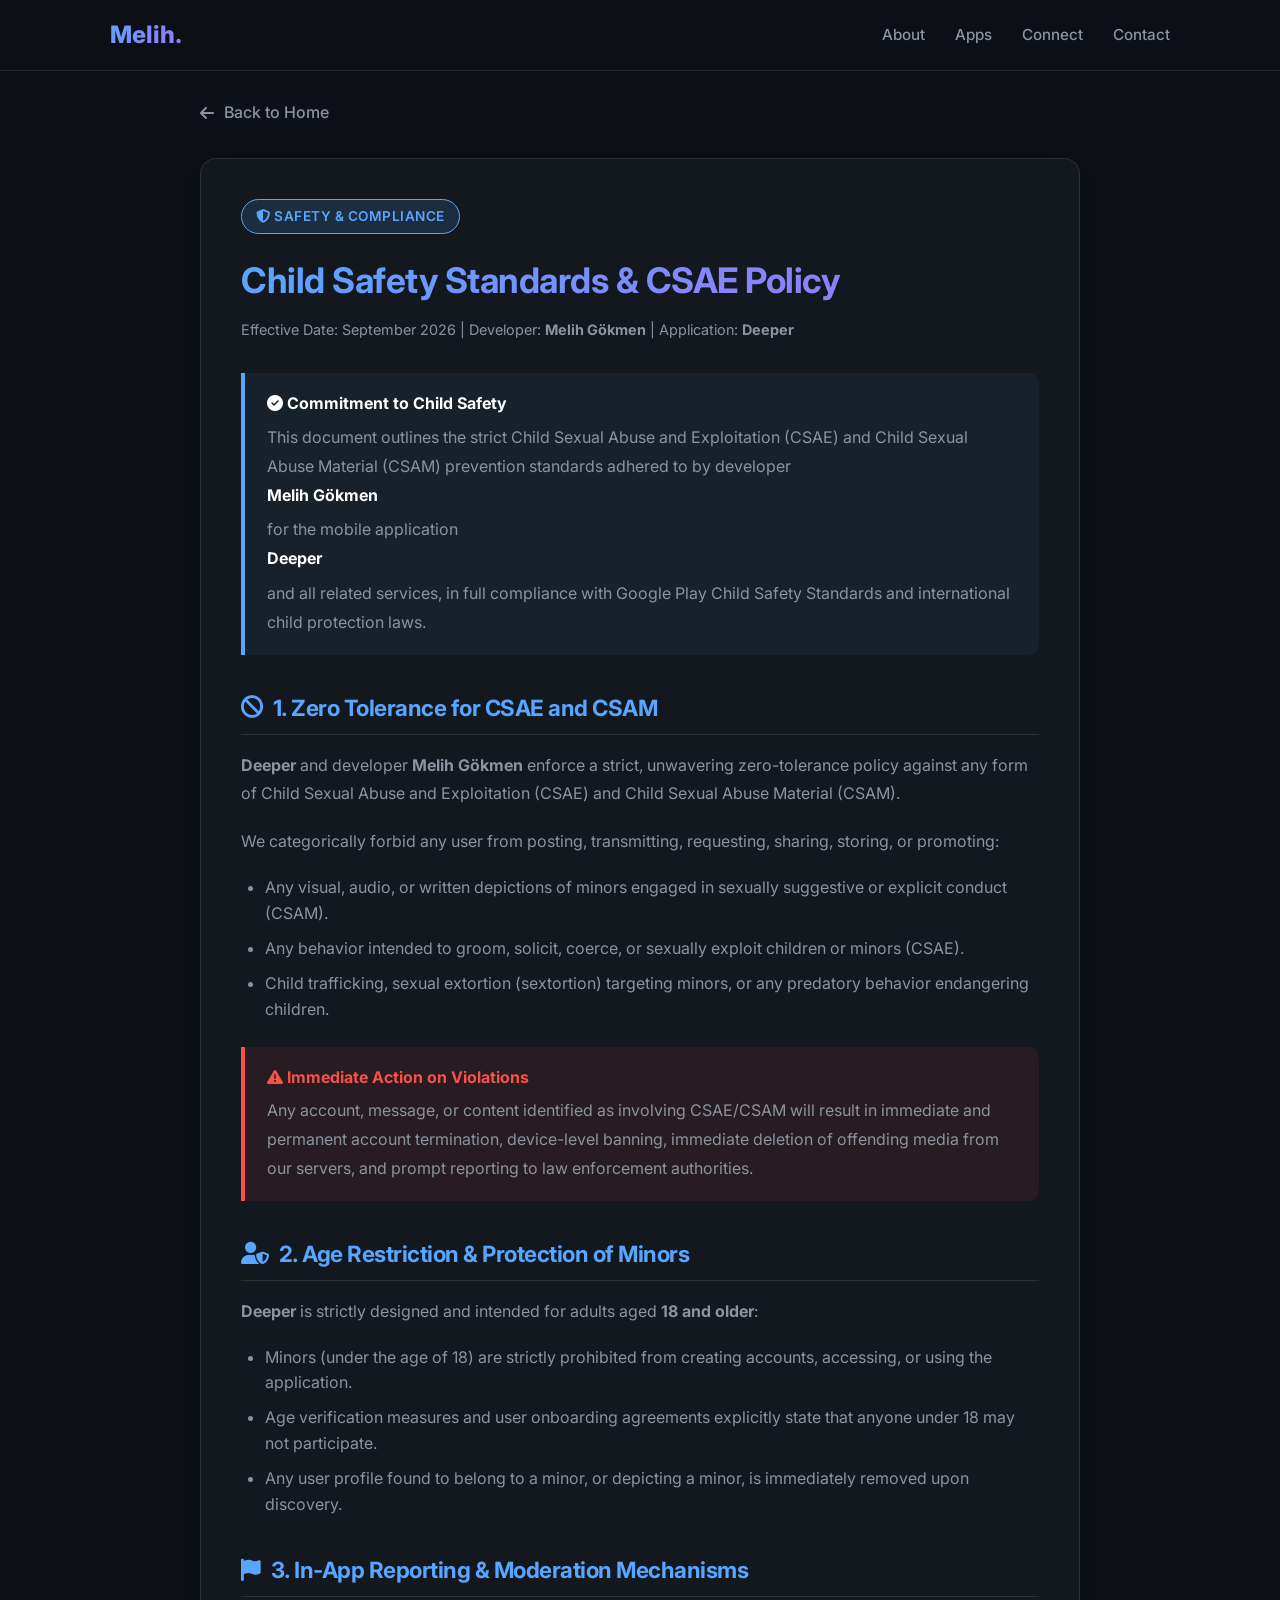
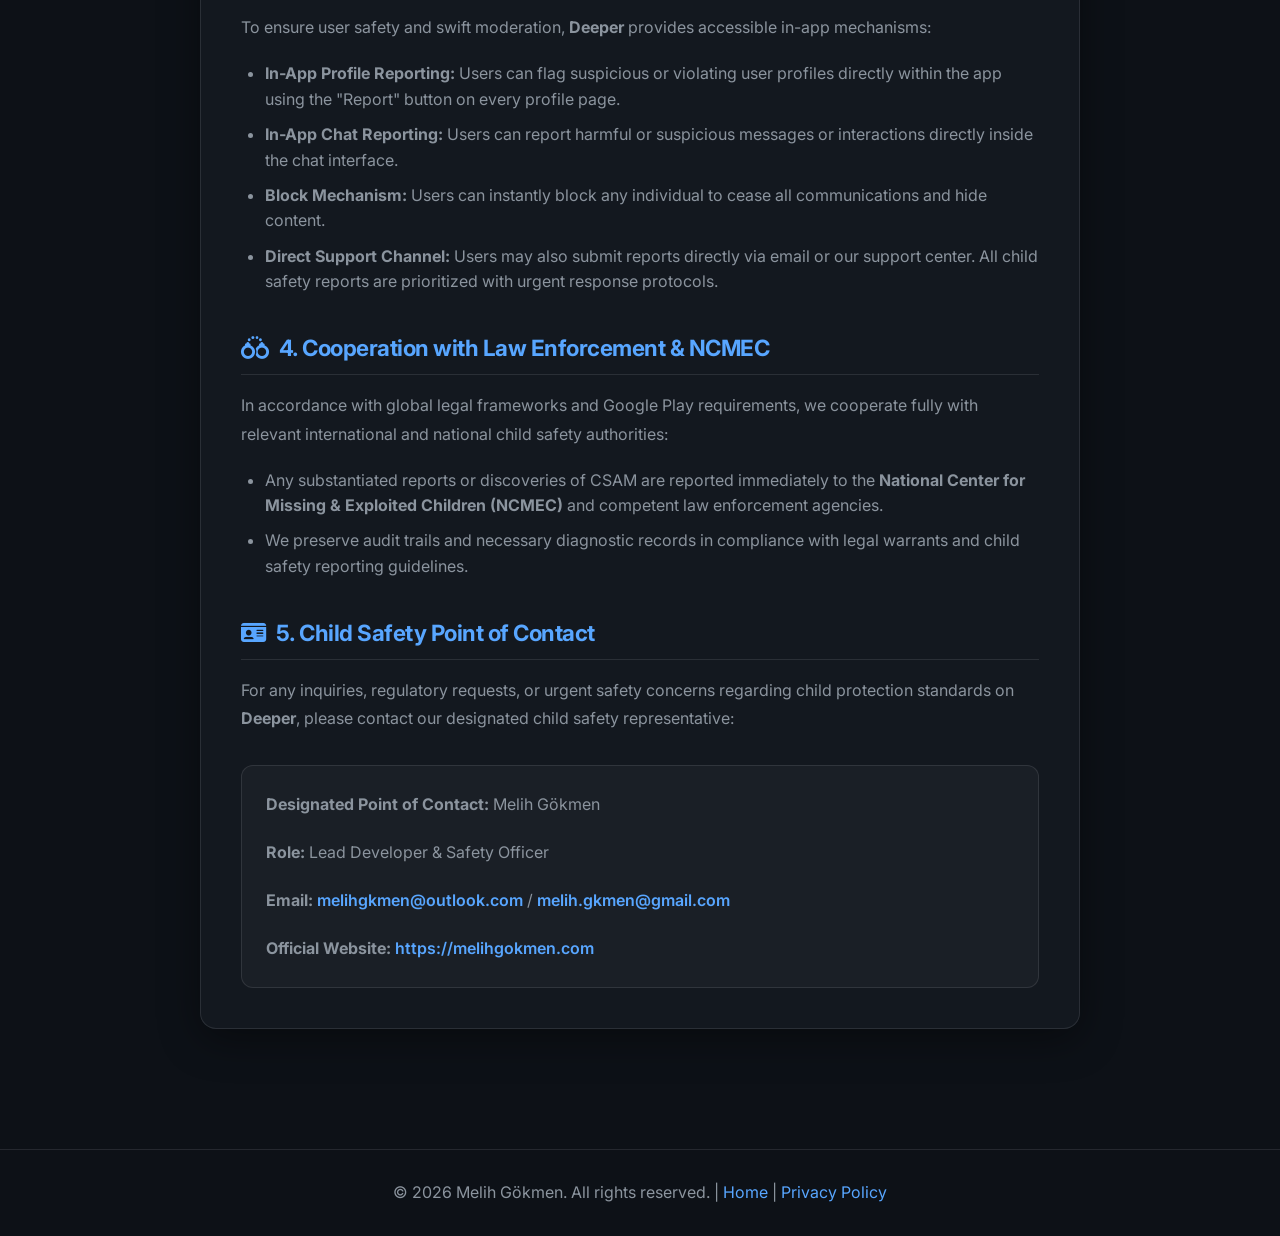
<file: child-safety/index.html>
<!DOCTYPE html>
<html lang="en">

<head>
    <meta charset="UTF-8" />
    <meta name="viewport" content="width=device-width, initial-scale=1.0" />
    <title>Child Safety Standards & CSAE Policy | Deeper - Melih Gökmen</title>
    <meta name="description" content="Child Safety Standards and Child Sexual Abuse and Exploitation (CSAE) Prevention Policy for Deeper and apps developed by Melih Gökmen." />

    <!-- Fonts -->
    <link rel="preconnect" href="https://fonts.googleapis.com">
    <link rel="preconnect" href="https://fonts.gstatic.com" crossorigin>
    <link href="https://fonts.googleapis.com/css2?family=Inter:wght@400;500;600;700;800&display=swap" rel="stylesheet">

    <!-- Icons -->
    <link rel="stylesheet" href="https://cdnjs.cloudflare.com/ajax/libs/font-awesome/6.4.0/css/all.min.css">

    <!-- Custom CSS -->
    <link rel="stylesheet" href="../style.css">
    <style>
        .policy-content {
            padding-top: 100px;
            padding-bottom: 80px;
            max-width: 920px;
            margin: 0 auto;
        }

        .policy-card {
            background: var(--card-bg, rgba(22, 27, 34, 0.8));
            border: 1px solid var(--glass-border, rgba(240, 246, 252, 0.1));
            border-radius: 16px;
            padding: 40px;
            backdrop-filter: blur(12px);
            box-shadow: 0 10px 40px rgba(0, 0, 0, 0.4);
        }

        .policy-badge {
            display: inline-block;
            background: rgba(88, 166, 255, 0.15);
            color: var(--accent-primary, #58a6ff);
            border: 1px solid var(--accent-primary, #58a6ff);
            padding: 6px 14px;
            border-radius: 20px;
            font-size: 0.85rem;
            font-weight: 600;
            letter-spacing: 0.5px;
            margin-bottom: 1.5rem;
            text-transform: uppercase;
        }

        .policy-card h1 {
            font-size: 2.2rem;
            margin-bottom: 1rem;
            background: linear-gradient(135deg, var(--accent-primary, #58a6ff), var(--accent-secondary, #a371f7));
            -webkit-background-clip: text;
            background-clip: text;
            -webkit-text-fill-color: transparent;
            line-height: 1.25;
        }

        .last-updated {
            color: var(--text-secondary, #8b949e);
            font-size: 0.9rem;
            margin-bottom: 2rem;
            display: block;
        }

        .policy-card h2 {
            font-size: 1.4rem;
            margin-top: 2.2rem;
            margin-bottom: 1rem;
            color: var(--accent-primary, #58a6ff);
            border-bottom: 1px solid var(--glass-border, rgba(240, 246, 252, 0.1));
            padding-bottom: 8px;
            display: flex;
            align-items: center;
            gap: 10px;
        }

        .policy-card p {
            color: var(--text-secondary, #8b949e);
            margin-bottom: 1.2rem;
            line-height: 1.8;
            font-size: 1rem;
        }

        .policy-card ul {
            margin-bottom: 1.5rem;
            padding-left: 24px;
            color: var(--text-secondary, #8b949e);
        }

        .policy-card li {
            margin-bottom: 0.6rem;
            line-height: 1.6;
        }

        .info-block {
            background: rgba(88, 166, 255, 0.06);
            border-left: 4px solid var(--accent-primary, #58a6ff);
            padding: 18px 22px;
            margin: 20px 0;
            border-radius: 0 10px 10px 0;
        }

        .info-block strong {
            color: var(--text-main, #ffffff);
            display: block;
            margin-bottom: 6px;
            font-size: 1rem;
        }

        .warning-block {
            background: rgba(248, 81, 73, 0.08);
            border-left: 4px solid #f85149;
            padding: 18px 22px;
            margin: 20px 0;
            border-radius: 0 10px 10px 0;
        }

        .warning-block strong {
            color: #f85149;
            display: block;
            margin-bottom: 6px;
            font-size: 1rem;
        }

        .back-home {
            display: inline-flex;
            align-items: center;
            gap: 10px;
            color: var(--text-secondary, #8b949e);
            margin-bottom: 2rem;
            font-weight: 500;
            text-decoration: none;
            transition: var(--transition, all 0.3s ease);
        }

        .back-home:hover {
            color: var(--accent-primary, #58a6ff);
            transform: translateX(-5px);
        }

        .contact-box {
            background: rgba(255, 255, 255, 0.03);
            border: 1px solid var(--glass-border, rgba(240, 246, 252, 0.1));
            border-radius: 12px;
            padding: 24px;
            margin-top: 2rem;
        }

        .contact-box a {
            color: var(--accent-primary, #58a6ff);
            text-decoration: none;
            font-weight: 600;
        }

        .contact-box a:hover {
            text-decoration: underline;
        }

        footer {
            border-top: 1px solid var(--glass-border, rgba(240, 246, 252, 0.1));
            padding: 30px 0;
            text-align: center;
            margin-top: 40px;
        }
    </style>
</head>

<body>
    <header>
        <div class="container">
            <nav>
                <a href="../" class="logo">Melih.</a>
                <div class="nav-links">
                    <a href="../#about">About</a>
                    <a href="../#apps">Apps</a>
                    <a href="../links/">Connect</a>
                    <a href="../#contact">Contact</a>
                </div>
            </nav>
        </div>
    </header>

    <main class="policy-content container">
        <a href="../" class="back-home"><i class="fa-solid fa-arrow-left"></i> Back to Home</a>

        <div class="policy-card">
            <span class="policy-badge"><i class="fa-solid fa-shield-halved"></i> Safety & Compliance</span>
            <h1>Child Safety Standards & CSAE Policy</h1>
            <span class="last-updated">Effective Date: September 2026 | Developer: <strong>Melih Gökmen</strong> | Application: <strong>Deeper</strong></span>

            <div class="info-block">
                <strong><i class="fa-solid fa-circle-check"></i> Commitment to Child Safety</strong>
                <p style="margin-bottom: 0;">This document outlines the strict Child Sexual Abuse and Exploitation (CSAE) and Child Sexual Abuse Material (CSAM) prevention standards adhered to by developer <strong>Melih Gökmen</strong> for the mobile application <strong>Deeper</strong> and all related services, in full compliance with Google Play Child Safety Standards and international child protection laws.</p>
            </div>

            <h2><i class="fa-solid fa-ban"></i> 1. Zero Tolerance for CSAE and CSAM</h2>
            <p><strong>Deeper</strong> and developer <strong>Melih Gökmen</strong> enforce a strict, unwavering zero-tolerance policy against any form of Child Sexual Abuse and Exploitation (CSAE) and Child Sexual Abuse Material (CSAM).</p>
            <p>We categorically forbid any user from posting, transmitting, requesting, sharing, storing, or promoting:</p>
            <ul>
                <li>Any visual, audio, or written depictions of minors engaged in sexually suggestive or explicit conduct (CSAM).</li>
                <li>Any behavior intended to groom, solicit, coerce, or sexually exploit children or minors (CSAE).</li>
                <li>Child trafficking, sexual extortion (sextortion) targeting minors, or any predatory behavior endangering children.</li>
            </ul>

            <div class="warning-block">
                <strong><i class="fa-solid fa-triangle-exclamation"></i> Immediate Action on Violations</strong>
                <p style="margin-bottom: 0;">Any account, message, or content identified as involving CSAE/CSAM will result in immediate and permanent account termination, device-level banning, immediate deletion of offending media from our servers, and prompt reporting to law enforcement authorities.</p>
            </div>

            <h2><i class="fa-solid fa-user-shield"></i> 2. Age Restriction & Protection of Minors</h2>
            <p><strong>Deeper</strong> is strictly designed and intended for adults aged <strong>18 and older</strong>:</p>
            <ul>
                <li>Minors (under the age of 18) are strictly prohibited from creating accounts, accessing, or using the application.</li>
                <li>Age verification measures and user onboarding agreements explicitly state that anyone under 18 may not participate.</li>
                <li>Any user profile found to belong to a minor, or depicting a minor, is immediately removed upon discovery.</li>
            </ul>

            <h2><i class="fa-solid fa-flag"></i> 3. In-App Reporting & Moderation Mechanisms</h2>
            <p>To ensure user safety and swift moderation, <strong>Deeper</strong> provides accessible in-app mechanisms:</p>
            <ul>
                <li><strong>In-App Profile Reporting:</strong> Users can flag suspicious or violating user profiles directly within the app using the "Report" button on every profile page.</li>
                <li><strong>In-App Chat Reporting:</strong> Users can report harmful or suspicious messages or interactions directly inside the chat interface.</li>
                <li><strong>Block Mechanism:</strong> Users can instantly block any individual to cease all communications and hide content.</li>
                <li><strong>Direct Support Channel:</strong> Users may also submit reports directly via email or our support center. All child safety reports are prioritized with urgent response protocols.</li>
            </ul>

            <h2><i class="fa-solid fa-handcuffs"></i> 4. Cooperation with Law Enforcement & NCMEC</h2>
            <p>In accordance with global legal frameworks and Google Play requirements, we cooperate fully with relevant international and national child safety authorities:</p>
            <ul>
                <li>Any substantiated reports or discoveries of CSAM are reported immediately to the <strong>National Center for Missing & Exploited Children (NCMEC)</strong> and competent law enforcement agencies.</li>
                <li>We preserve audit trails and necessary diagnostic records in compliance with legal warrants and child safety reporting guidelines.</li>
            </ul>

            <h2><i class="fa-solid fa-id-card"></i> 5. Child Safety Point of Contact</h2>
            <p>For any inquiries, regulatory requests, or urgent safety concerns regarding child protection standards on <strong>Deeper</strong>, please contact our designated child safety representative:</p>

            <div class="contact-box">
                <p><strong>Designated Point of Contact:</strong> Melih Gökmen</p>
                <p><strong>Role:</strong> Lead Developer & Safety Officer</p>
                <p><strong>Email:</strong> <a href="mailto:melihgkmen@outlook.com">melihgkmen@outlook.com</a> / <a href="mailto:melih.gkmen@gmail.com">melih.gkmen@gmail.com</a></p>
                <p style="margin-bottom: 0;"><strong>Official Website:</strong> <a href="https://melihgokmen.com">https://melihgokmen.com</a></p>
            </div>
        </div>
    </main>

    <footer>
        <div class="container">
            <p style="color: var(--text-secondary);">&copy; 2026 Melih Gökmen. All rights reserved. | <a href="../" style="color: var(--accent-primary); text-decoration: none;">Home</a> | <a href="../privacy-policy/" style="color: var(--accent-primary); text-decoration: none;">Privacy Policy</a></p>
        </div>
    </footer>
</body>

</html>
</file>
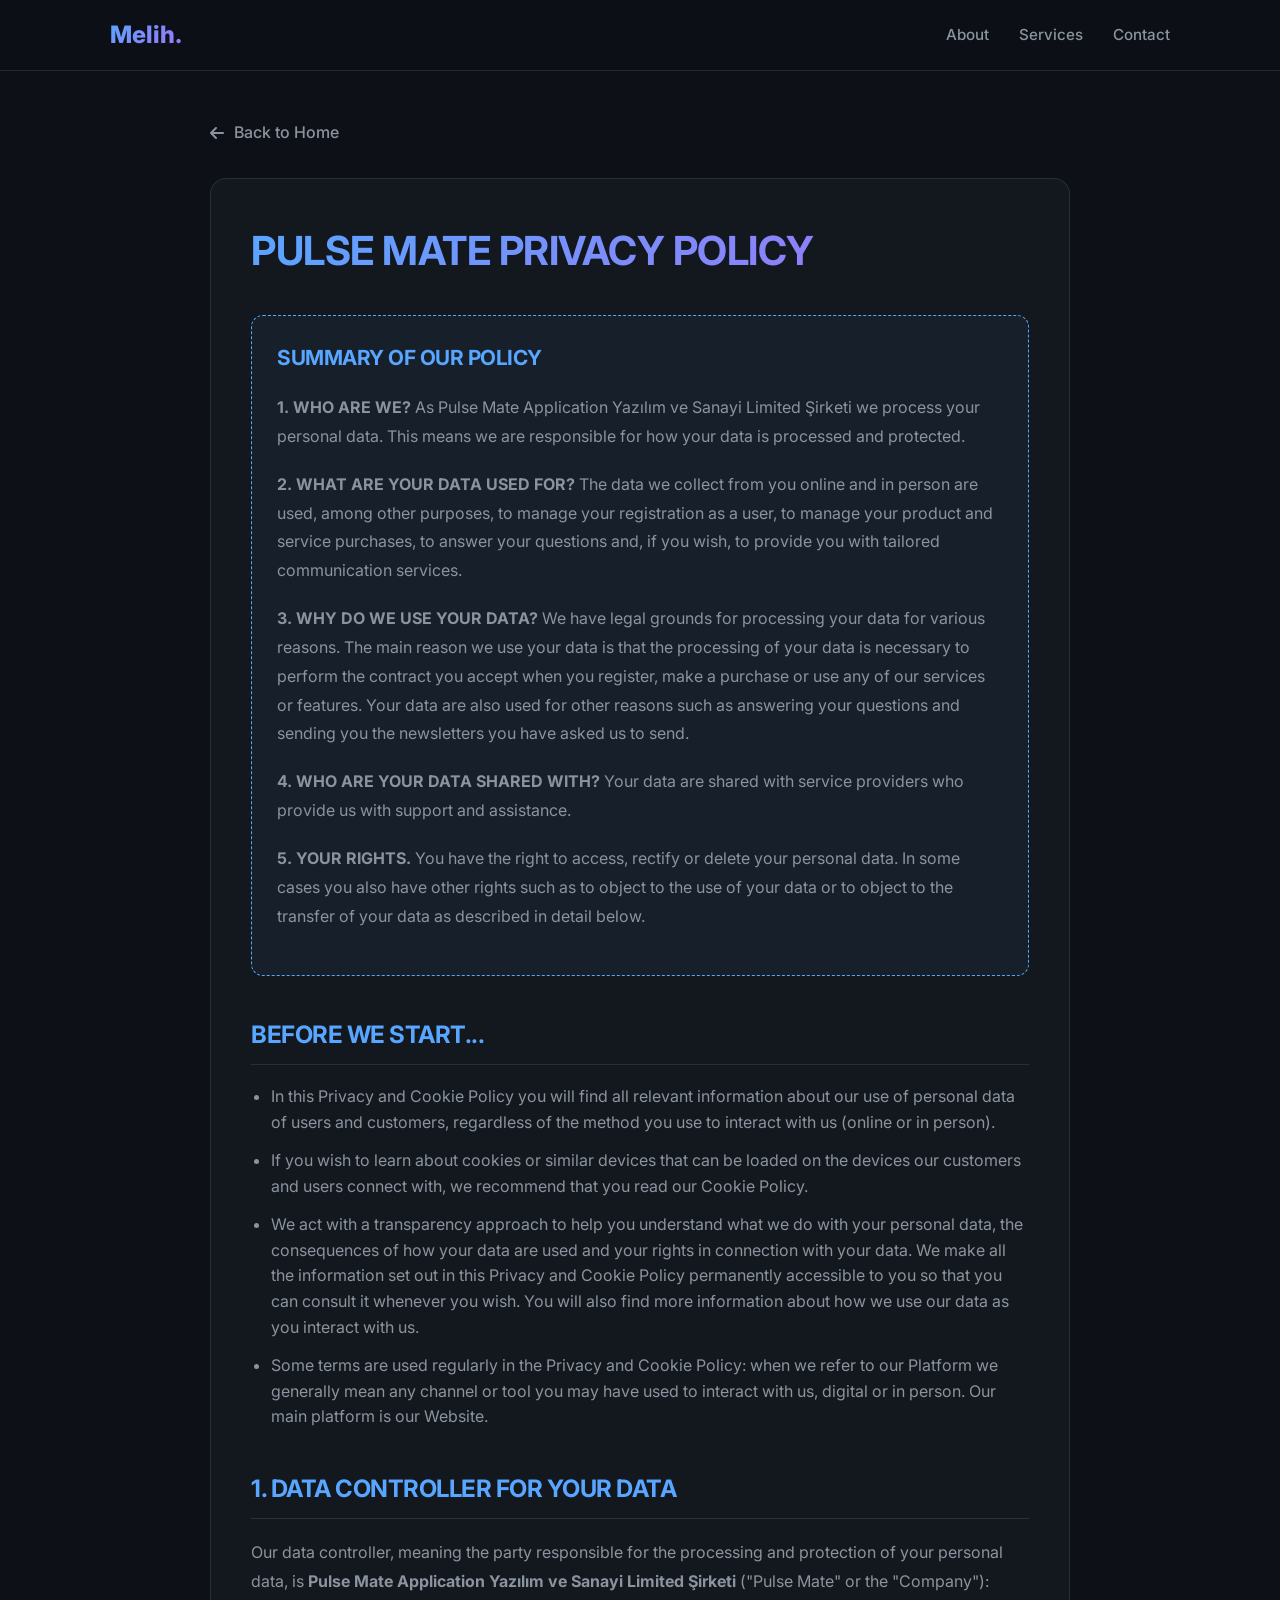
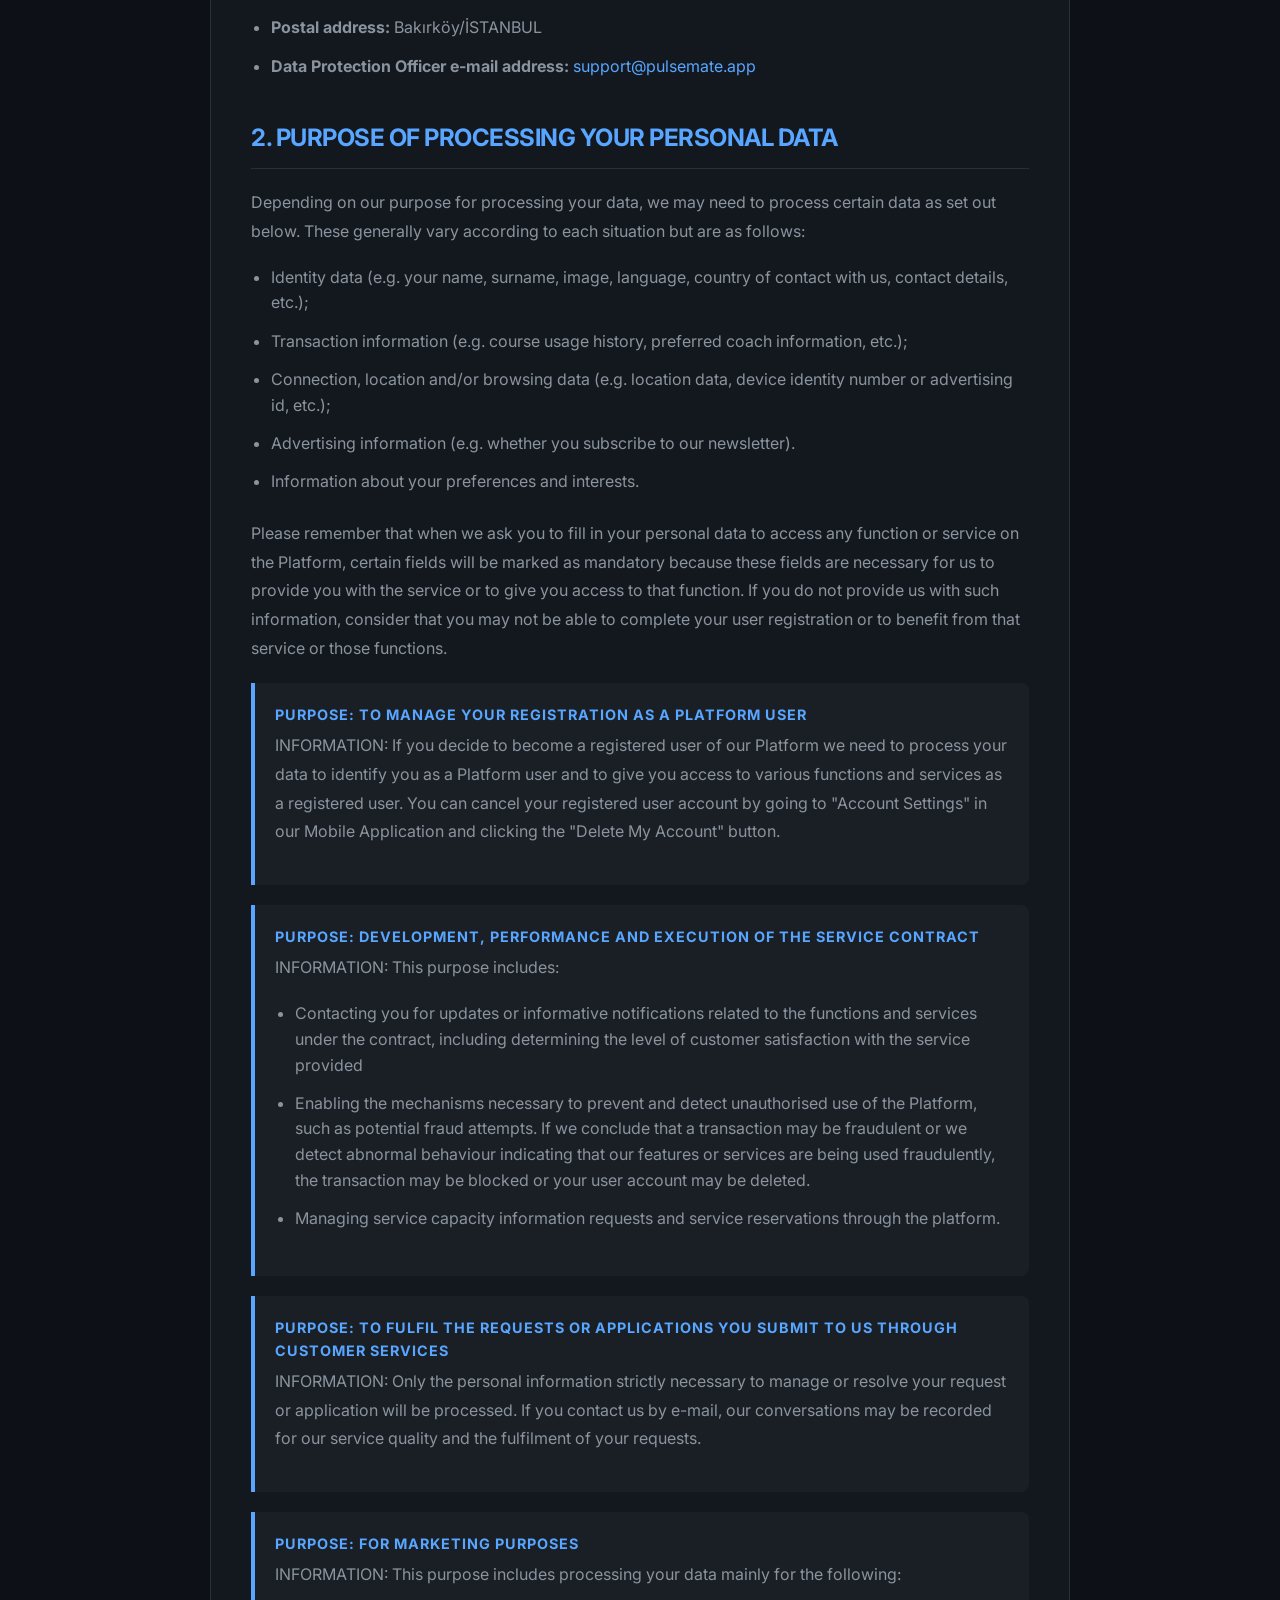
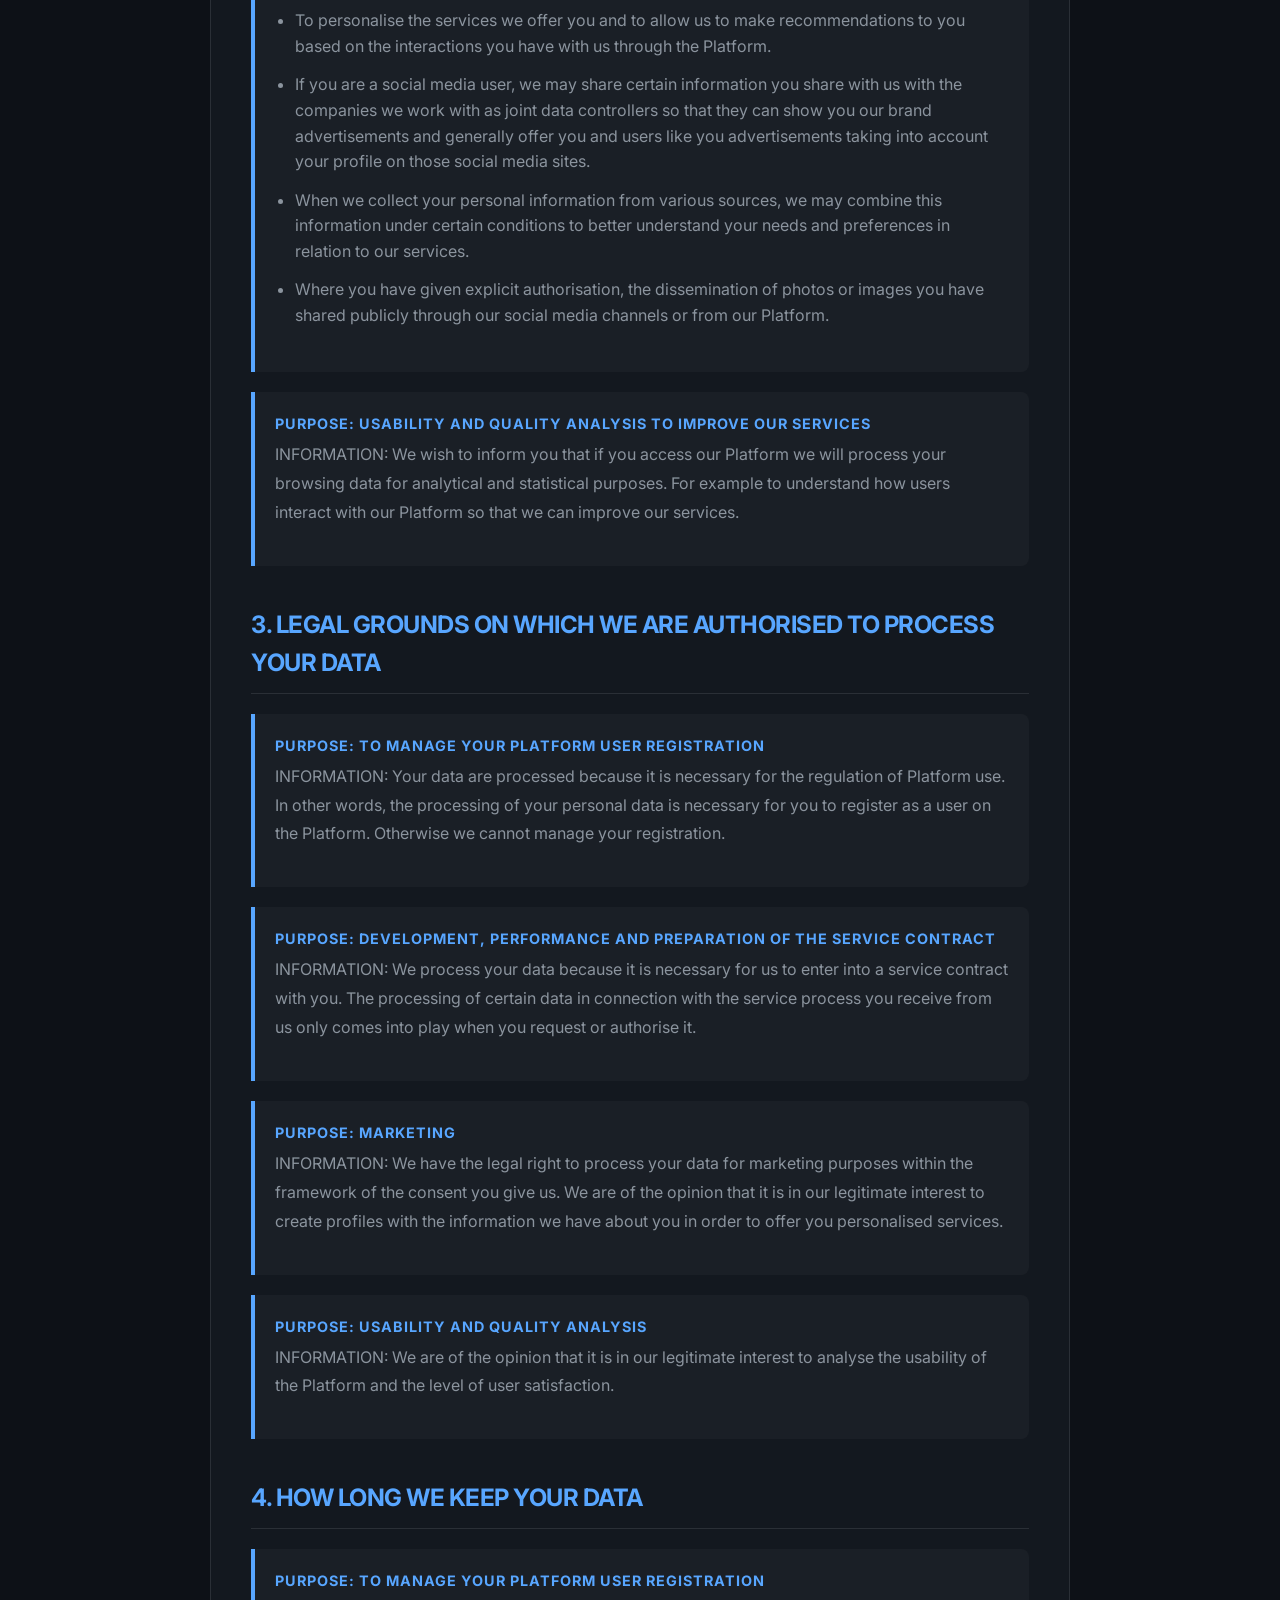
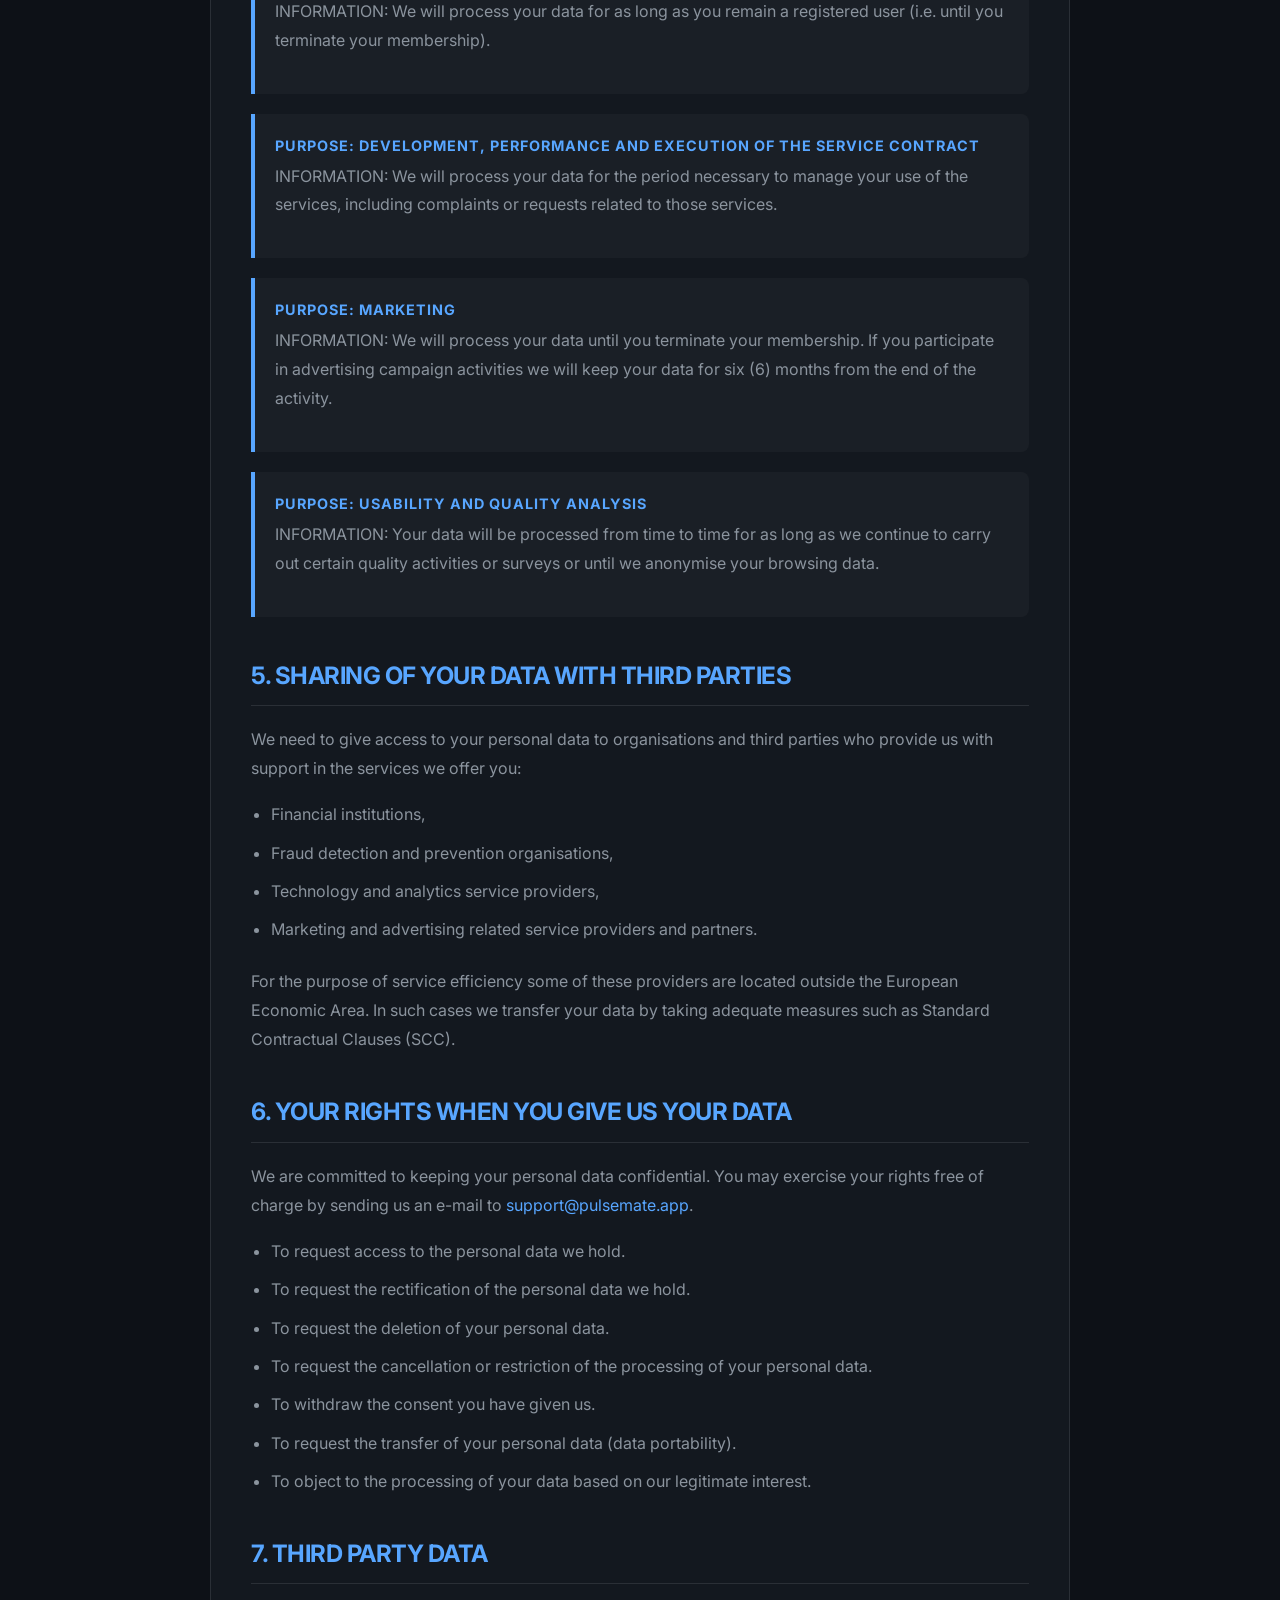
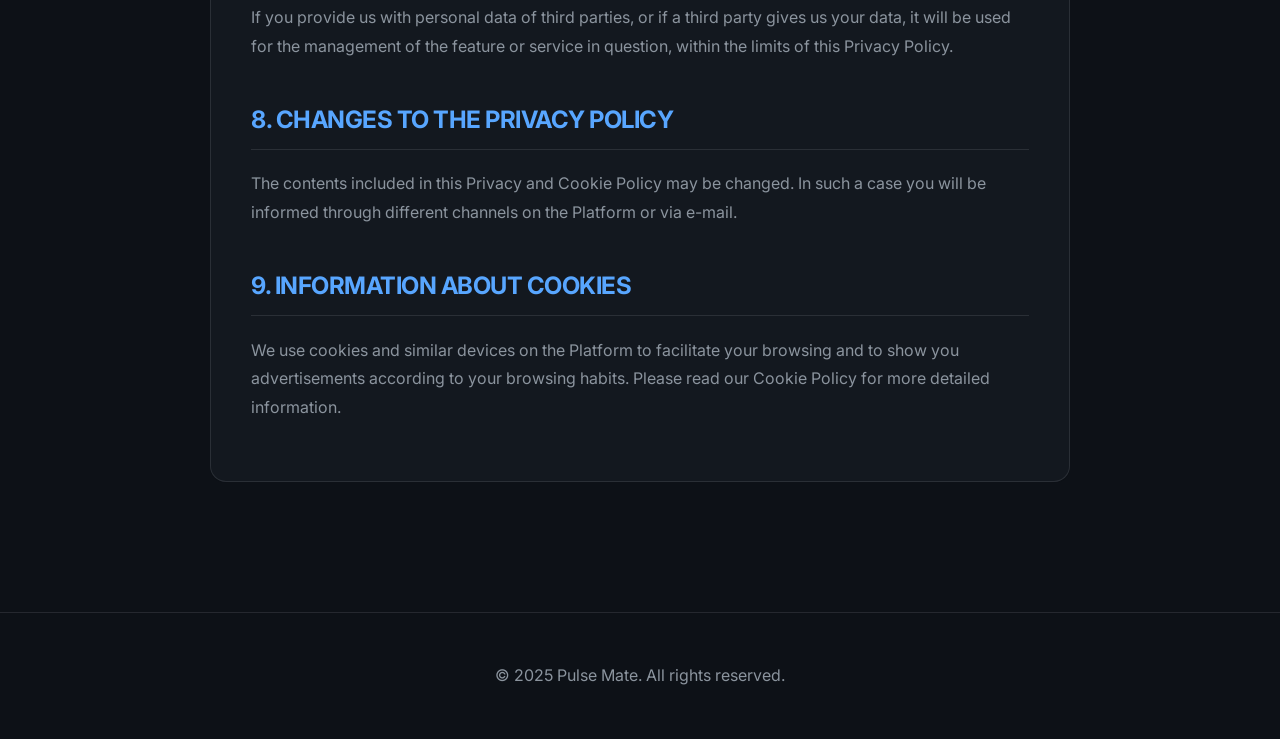
<file: privacy-policy/index.html>
<!DOCTYPE html>
<html lang="en">

<head>
    <meta charset="UTF-8" />
    <meta name="viewport" content="width=device-width, initial-scale=1.0" />
    <title>Privacy Policy | Pulse Mate</title>
    <meta name="description" content="Pulse Mate - Privacy and Cookie Policy." />

    <!-- Fonts -->
    <link rel="preconnect" href="https://fonts.googleapis.com">
    <link rel="preconnect" href="https://fonts.gstatic.com" crossorigin>
    <link href="https://fonts.googleapis.com/css2?family=Inter:wght@400;500;700;800&display=swap" rel="stylesheet">

    <!-- Icons -->
    <link rel="stylesheet" href="https://cdnjs.cloudflare.com/ajax/libs/font-awesome/6.4.0/css/all.min.css">

    <!-- Custom CSS -->
    <link rel="stylesheet" href="../style.css">
    <style>
        .policy-content {
            padding-top: 120px;
            padding-bottom: 80px;
            max-width: 900px;
            margin: 0 auto;
        }

        .policy-card {
            background: var(--card-bg);
            border: 1px solid var(--glass-border);
            border-radius: 16px;
            padding: 40px;
            backdrop-filter: blur(10px);
        }

        .policy-card h1 {
            font-size: 2.5rem;
            margin-bottom: 2rem;
            background: linear-gradient(135deg, var(--accent-primary), var(--accent-secondary));
            -webkit-background-clip: text;
            background-clip: text;
            -webkit-text-fill-color: transparent;
            text-transform: uppercase;
        }

        .policy-card h2 {
            font-size: 1.5rem;
            margin-top: 2.5rem;
            margin-bottom: 1.2rem;
            color: var(--accent-primary);
            border-bottom: 1px solid var(--glass-border);
            padding-bottom: 10px;
        }

        .policy-card h3 {
            font-size: 1.2rem;
            margin-top: 1.8rem;
            margin-bottom: 0.8rem;
            color: var(--text-main);
        }

        .policy-card p {
            color: var(--text-secondary);
            margin-bottom: 1.2rem;
            line-height: 1.8;
        }

        .policy-card ul {
            margin-bottom: 1.5rem;
            padding-left: 20px;
            color: var(--text-secondary);
        }

        .policy-card li {
            margin-bottom: 0.8rem;
            line-height: 1.6;
        }

        .info-block {
            background: rgba(255, 255, 255, 0.03);
            border-left: 4px solid var(--accent-primary);
            padding: 20px;
            margin: 20px 0;
            border-radius: 0 8px 8px 0;
        }

        .info-block strong {
            color: var(--accent-primary);
            display: block;
            margin-bottom: 5px;
            text-transform: uppercase;
            font-size: 0.9rem;
            letter-spacing: 1px;
        }

        .back-home {
            display: inline-flex;
            align-items: center;
            gap: 10px;
            color: var(--text-secondary);
            margin-bottom: 2rem;
            font-weight: 500;
            transition: var(--transition);
        }

        .back-home:hover {
            color: var(--accent-primary);
            transform: translateX(-5px);
        }

        .summary-box {
            background: rgba(88, 166, 255, 0.05);
            border: 1px dashed var(--accent-primary);
            padding: 25px;
            border-radius: 12px;
            margin-bottom: 30px;
        }

        .summary-box h2 {
            margin-top: 0;
            border-bottom: none;
            padding-bottom: 0;
            font-size: 1.3rem;
        }

        @media (max-width: 768px) {
            .policy-card {
                padding: 20px;
            }

            .policy-card h1 {
                font-size: 1.8rem;
            }
        }
    </style>
</head>

<body>

    <!-- Navigation -->
    <header>
        <div class="container">
            <nav>
                <a href="/" class="logo">Melih.</a>
                <div class="nav-links">
                    <a href="/#about">About</a>
                    <a href="/#services">Services</a>
                    <a href="/#contact">Contact</a>
                </div>
            </nav>
        </div>
    </header>

    <main class="container policy-content">
        <a href="/" class="back-home">
            <i class="fa-solid fa-arrow-left"></i> Back to Home
        </a>

        <div class="policy-card">
            <h1>Pulse Mate Privacy Policy</h1>

            <div class="summary-box">
                <h2>SUMMARY OF OUR POLICY</h2>
                <p><strong>1. WHO ARE WE?</strong> As Pulse Mate Application Yazılım ve Sanayi Limited Şirketi we
                    process your personal data. This means we are responsible for how your data is processed and
                    protected.</p>
                <p><strong>2. WHAT ARE YOUR DATA USED FOR?</strong> The data we collect from you online and in person
                    are used, among other purposes, to manage your registration as a user, to manage your product and
                    service purchases, to answer your questions and, if you wish, to provide you with tailored
                    communication services.</p>
                <p><strong>3. WHY DO WE USE YOUR DATA?</strong> We have legal grounds for processing your data for
                    various reasons. The main reason we use your data is that the processing of your data is necessary
                    to perform the contract you accept when you register, make a purchase or use any of our services or
                    features. Your data are also used for other reasons such as answering your questions and sending you
                    the newsletters you have asked us to send.</p>
                <p><strong>4. WHO ARE YOUR DATA SHARED WITH?</strong> Your data are shared with service providers who
                    provide us with support and assistance.</p>
                <p><strong>5. YOUR RIGHTS.</strong> You have the right to access, rectify or delete your personal data.
                    In some cases you also have other rights such as to object to the use of your data or to object to
                    the transfer of your data as described in detail below.</p>
            </div>

            <h2>BEFORE WE START...</h2>
            <ul>
                <li>In this Privacy and Cookie Policy you will find all relevant information about our use of personal
                    data of users and customers, regardless of the method you use to interact with us (online or in
                    person).</li>
                <li>If you wish to learn about cookies or similar devices that can be loaded on the devices our
                    customers and users connect with, we recommend that you read our Cookie Policy.</li>
                <li>We act with a transparency approach to help you understand what we do with your personal data, the
                    consequences of how your data are used and your rights in connection with your data. We make all the
                    information set out in this Privacy and Cookie Policy permanently accessible to you so that you can
                    consult it whenever you wish. You will also find more information about how we use our data as you
                    interact with us.</li>
                <li>Some terms are used regularly in the Privacy and Cookie Policy: when we refer to our Platform we
                    generally mean any channel or tool you may have used to interact with us, digital or in person. Our
                    main platform is our Website.</li>
            </ul>

            <h2>1. DATA CONTROLLER FOR YOUR DATA</h2>
            <p>Our data controller, meaning the party responsible for the processing and protection of your personal
                data, is <strong>Pulse Mate Application Yazılım ve Sanayi Limited Şirketi</strong> ("Pulse Mate" or the
                "Company"):</p>
            <ul>
                <li><strong>Postal address:</strong> Bakırköy/İSTANBUL</li>
                <li><strong>Data Protection Officer e-mail address:</strong> <a
                        href="mailto:support@pulsemate.app">support@pulsemate.app</a></li>
            </ul>

            <h2>2. PURPOSE OF PROCESSING YOUR PERSONAL DATA</h2>
            <p>Depending on our purpose for processing your data, we may need to process certain data as set out below.
                These generally vary according to each situation but are as follows:</p>
            <ul>
                <li>Identity data (e.g. your name, surname, image, language, country of contact with us, contact
                    details, etc.);</li>
                <li>Transaction information (e.g. course usage history, preferred coach information, etc.);</li>
                <li>Connection, location and/or browsing data (e.g. location data, device identity number or advertising
                    id, etc.);</li>
                <li>Advertising information (e.g. whether you subscribe to our newsletter).</li>
                <li>Information about your preferences and interests.</li>
            </ul>

            <p>Please remember that when we ask you to fill in your personal data to access any function or service on
                the Platform, certain fields will be marked as mandatory because these fields are necessary for us to
                provide you with the service or to give you access to that function. If you do not provide us with such
                information, consider that you may not be able to complete your user registration or to benefit from
                that service or those functions.</p>

            <div class="info-block">
                <strong>PURPOSE: To manage your registration as a Platform user</strong>
                <p>INFORMATION: If you decide to become a registered user of our Platform we need to process your data
                    to identify you as a Platform user and to give you access to various functions and services as a
                    registered user. You can cancel your registered user account by going to "Account Settings" in our
                    Mobile Application and clicking the "Delete My Account" button.</p>
            </div>

            <div class="info-block">
                <strong>PURPOSE: Development, performance and execution of the service contract</strong>
                <p>INFORMATION: This purpose includes:
                <ul>
                    <li>Contacting you for updates or informative notifications related to the functions and services
                        under the contract, including determining the level of customer satisfaction with the service
                        provided</li>
                    <li>Enabling the mechanisms necessary to prevent and detect unauthorised use of the Platform, such
                        as potential fraud attempts. If we conclude that a transaction may be fraudulent or we detect
                        abnormal behaviour indicating that our features or services are being used fraudulently, the
                        transaction may be blocked or your user account may be deleted.</li>
                    <li>Managing service capacity information requests and service reservations through the platform.
                    </li>
                </ul>
                </p>
            </div>

            <div class="info-block">
                <strong>PURPOSE: To fulfil the requests or applications you submit to us through Customer
                    Services</strong>
                <p>INFORMATION: Only the personal information strictly necessary to manage or resolve your request or
                    application will be processed. If you contact us by e-mail, our conversations may be recorded for
                    our service quality and the fulfilment of your requests.</p>
            </div>

            <div class="info-block">
                <strong>PURPOSE: For marketing purposes</strong>
                <p>INFORMATION: This purpose includes processing your data mainly for the following:
                <ul>
                    <li>To personalise the services we offer you and to allow us to make recommendations to you based on
                        the interactions you have with us through the Platform.</li>
                    <li>If you are a social media user, we may share certain information you share with us with the
                        companies we work with as joint data controllers so that they can show you our brand
                        advertisements and generally offer you and users like you advertisements taking into account
                        your profile on those social media sites.</li>
                    <li>When we collect your personal information from various sources, we may combine this information
                        under certain conditions to better understand your needs and preferences in relation to our
                        services.</li>
                    <li>Where you have given explicit authorisation, the dissemination of photos or images you have
                        shared publicly through our social media channels or from our Platform.</li>
                </ul>
                </p>
            </div>

            <div class="info-block">
                <strong>PURPOSE: Usability and quality analysis to improve our services</strong>
                <p>INFORMATION: We wish to inform you that if you access our Platform we will process your browsing data
                    for analytical and statistical purposes. For example to understand how users interact with our
                    Platform so that we can improve our services.</p>
            </div>

            <h2>3. LEGAL GROUNDS ON WHICH WE ARE AUTHORISED TO PROCESS YOUR DATA</h2>

            <div class="info-block">
                <strong>PURPOSE: To manage your Platform user registration</strong>
                <p>INFORMATION: Your data are processed because it is necessary for the regulation of Platform use. In
                    other words, the processing of your personal data is necessary for you to register as a user on the
                    Platform. Otherwise we cannot manage your registration.</p>
            </div>

            <div class="info-block">
                <strong>PURPOSE: Development, performance and preparation of the service contract</strong>
                <p>INFORMATION: We process your data because it is necessary for us to enter into a service contract
                    with you. The processing of certain data in connection with the service process you receive from us
                    only comes into play when you request or authorise it.</p>
            </div>

            <div class="info-block">
                <strong>PURPOSE: MARKETING</strong>
                <p>INFORMATION: We have the legal right to process your data for marketing purposes within the framework
                    of the consent you give us. We are of the opinion that it is in our legitimate interest to create
                    profiles with the information we have about you in order to offer you personalised services.</p>
            </div>

            <div class="info-block">
                <strong>PURPOSE: Usability and quality analysis</strong>
                <p>INFORMATION: We are of the opinion that it is in our legitimate interest to analyse the usability of
                    the Platform and the level of user satisfaction.</p>
            </div>

            <h2>4. HOW LONG WE KEEP YOUR DATA</h2>

            <div class="info-block">
                <strong>PURPOSE: To manage your Platform user registration</strong>
                <p>INFORMATION: We will process your data for as long as you remain a registered user (i.e. until you
                    terminate your membership).</p>
            </div>

            <div class="info-block">
                <strong>PURPOSE: Development, performance and execution of the service contract</strong>
                <p>INFORMATION: We will process your data for the period necessary to manage your use of the services,
                    including complaints or requests related to those services.</p>
            </div>

            <div class="info-block">
                <strong>PURPOSE: MARKETING</strong>
                <p>INFORMATION: We will process your data until you terminate your membership. If you participate in
                    advertising campaign activities we will keep your data for six (6) months from the end of the
                    activity.</p>
            </div>

            <div class="info-block">
                <strong>PURPOSE: Usability and quality analysis</strong>
                <p>INFORMATION: Your data will be processed from time to time for as long as we continue to carry out
                    certain quality activities or surveys or until we anonymise your browsing data.</p>
            </div>

            <h2>5. SHARING OF YOUR DATA WITH THIRD PARTIES</h2>
            <p>We need to give access to your personal data to organisations and third parties who provide us with
                support in the services we offer you:</p>
            <ul>
                <li>Financial institutions,</li>
                <li>Fraud detection and prevention organisations,</li>
                <li>Technology and analytics service providers,</li>
                <li>Marketing and advertising related service providers and partners.</li>
            </ul>
            <p>For the purpose of service efficiency some of these providers are located outside the European Economic
                Area. In such cases we transfer your data by taking adequate measures such as Standard Contractual
                Clauses (SCC).</p>

            <h2>6. YOUR RIGHTS WHEN YOU GIVE US YOUR DATA</h2>
            <p>We are committed to keeping your personal data confidential. You may exercise your rights free of charge
                by sending us an e-mail to <a href="mailto:support@pulsemate.app">support@pulsemate.app</a>.</p>
            <ul>
                <li>To request access to the personal data we hold.</li>
                <li>To request the rectification of the personal data we hold.</li>
                <li>To request the deletion of your personal data.</li>
                <li>To request the cancellation or restriction of the processing of your personal data.</li>
                <li>To withdraw the consent you have given us.</li>
                <li>To request the transfer of your personal data (data portability).</li>
                <li>To object to the processing of your data based on our legitimate interest.</li>
            </ul>

            <h2>7. THIRD PARTY DATA</h2>
            <p>If you provide us with personal data of third parties, or if a third party gives us your data, it will be
                used for the management of the feature or service in question, within the limits of this Privacy Policy.
            </p>

            <h2>8. CHANGES TO THE PRIVACY POLICY</h2>
            <p>The contents included in this Privacy and Cookie Policy may be changed. In such a case you will be
                informed through different channels on the Platform or via e-mail.</p>

            <h2>9. INFORMATION ABOUT COOKIES</h2>
            <p>We use cookies and similar devices on the Platform to facilitate your browsing and to show you
                advertisements according to your browsing habits. Please read our Cookie Policy for more detailed
                information.</p>
        </div>
    </main>

    <!-- Footer -->
    <footer>
        <div class="container">
            <p style="color: var(--text-secondary);">&copy; 2025 Pulse Mate. All rights reserved.</p>
        </div>
    </footer>

    <!-- Scripts -->
    <script src="../script.js"></script>
</body>

</html>
</file>
<file: style.css>
:root {
  --bg-color: #0d1117;
  --text-main: #ffffff;
  --text-secondary: #8b949e;
  --accent-primary: #58a6ff;
  --accent-secondary: #a371f7;
  --card-bg: rgba(22, 27, 34, 0.8);
  --glass-border: rgba(240, 246, 252, 0.1);
  --font-main: 'Inter', -apple-system, BlinkMacSystemFont, "Segoe UI", Roboto, sans-serif;
  --transition: all 0.3s cubic-bezier(0.4, 0, 0.2, 1);
}

* {
  margin: 0;
  padding: 0;
  box-sizing: border-box;
}

body {
  background-color: var(--bg-color);
  color: var(--text-main);
  font-family: var(--font-main);
  line-height: 1.6;
  overflow-x: hidden;
  -webkit-font-smoothing: antialiased;
}

/* Scrollbar */
::-webkit-scrollbar {
  width: 8px;
}

::-webkit-scrollbar-track {
  background: var(--bg-color);
}

::-webkit-scrollbar-thumb {
  background: #30363d;
  border-radius: 4px;
}

::-webkit-scrollbar-thumb:hover {
  background: #58a6ff;
}

/* Typography */
h1,
h2,
h3 {
  font-weight: 700;
  letter-spacing: -0.5px;
}

a {
  color: var(--accent-primary);
  text-decoration: none;
  transition: var(--transition);
}

a:hover {
  color: var(--accent-secondary);
}

/* Layout Container */
.container {
  max-width: 1100px;
  margin: 0 auto;
  padding: 0 20px;
}

/* Header / Nav */
header {
  position: fixed;
  top: 0;
  width: 100%;
  z-index: 1000;
  background: rgba(13, 17, 23, 0.8);
  backdrop-filter: blur(12px);
  border-bottom: 1px solid var(--glass-border);
}

nav {
  display: flex;
  justify-content: space-between;
  align-items: center;
  height: 70px;
}

.logo {
  font-size: 1.5rem;
  font-weight: 800;
  background: linear-gradient(135deg, var(--accent-primary), var(--accent-secondary));
  -webkit-background-clip: text;
  background-clip: text;
  -webkit-text-fill-color: transparent;
}

.nav-links {
  display: flex;
  gap: 30px;
}

.nav-links a {
  color: var(--text-secondary);
  font-size: 0.95rem;
  font-weight: 500;
}

.nav-links a:hover {
  color: var(--text-main);
}

.lang-switcher {
  display: flex;
  align-items: center;
  gap: 8px;
  font-size: 0.85rem;
  color: var(--text-secondary);
  position: relative;
  z-index: 1010;
}

.lang-btn {
  background: none;
  border: none;
  color: var(--text-secondary);
  cursor: pointer;
  font-weight: 600;
  transition: var(--transition);
  padding: 8px 4px;
  pointer-events: auto;
}

.lang-btn.active {
  color: var(--accent-primary);
}

.lang-btn:hover:not(.active) {
  color: var(--text-main);
}

.service-link {
  margin-top: 20px;
  display: inline-flex;
  align-items: center;
  gap: 8px;
  font-size: 0.9rem;
  font-weight: 600;
  color: var(--accent-primary);
}

.service-link i {
  transition: var(--transition);
}

.service-link:hover i {
  transform: translateX(5px);
}

/* Hero Section */
.hero {
  min-height: 100vh;
  display: flex;
  align-items: center;
  justify-content: center;
  text-align: center;
  position: relative;
  background: radial-gradient(circle at 50% 50%, rgba(88, 166, 255, 0.05) 0%, transparent 50%);
}

.hero-content {
  z-index: 2;
  animation: fadeInUp 1s ease-out;
}

.profile-pic {
  width: 150px;
  height: 150px;
  border-radius: 50%;
  border: 3px solid var(--text-main);
  object-fit: cover;
  margin-bottom: 2rem;
  box-shadow: 0 0 30px rgba(88, 166, 255, 0.3);
  animation: pulseProfile 3s infinite ease-in-out;
}

.hero h1 {
  font-size: 4rem;
  margin-bottom: 1rem;
}

.hero h1 span {
  color: var(--text-secondary);
}

.typewriter {
  font-size: 1.5rem;
  color: var(--accent-primary);
  height: 1.5em;
  /* reserve space */
  display: flex;
  align-items: center;
  justify-content: center;
  gap: 10px;
}

.cursor {
  display: inline-block;
  width: 3px;
  height: 1.2em;
  background-color: var(--accent-secondary);
  animation: blink 1s step-end infinite;
}

.cta-buttons {
  margin-top: 3rem;
}

.btn {
  display: inline-block;
  padding: 12px 30px;
  border-radius: 50px;
  font-weight: 600;
  transition: var(--transition);
  margin: 0 10px;
}

.btn-primary {
  background: var(--accent-primary);
  color: #fff;
  box-shadow: 0 4px 20px rgba(88, 166, 255, 0.3);
}

.btn-primary:hover {
  transform: translateY(-2px);
  box-shadow: 0 8px 25px rgba(88, 166, 255, 0.5);
  background: var(--accent-secondary);
}

.btn-secondary {
  border: 1px solid var(--text-secondary);
  color: var(--text-main);
}

.btn-secondary:hover {
  border-color: var(--text-main);
  background: rgba(255, 255, 255, 0.05);
}

/* Section Common */
section {
  padding: 100px 0;
}

.section-title {
  text-align: center;
  font-size: 2.5rem;
  margin-bottom: 4rem;
  position: relative;
  display: inline-block;
  left: 50%;
  transform: translateX(-50%);
}

.section-title::after {
  content: '';
  position: absolute;
  bottom: -10px;
  left: 50%;
  transform: translateX(-50%);
  width: 60px;
  height: 4px;
  background: linear-gradient(90deg, var(--accent-primary), var(--accent-secondary));
  border-radius: 2px;
}

/* Apps Showcase */
.apps-grid {
  display: grid;
  grid-template-columns: repeat(auto-fit, minmax(320px, 1fr));
  gap: 40px;
}

.app-card {
  background: var(--card-bg);
  border: 1px solid var(--glass-border);
  border-radius: 20px;
  overflow: hidden;
  transition: var(--transition);
  display: flex;
  flex-direction: column;
}

.app-card:hover {
  transform: translateY(-10px);
  border-color: var(--accent-primary);
  box-shadow: 0 20px 40px rgba(0, 0, 0, 0.4);
}

.app-image {
  width: 100%;
  height: 220px;
  overflow: hidden;
}

.app-image img {
  width: 100%;
  height: 100%;
  object-fit: cover;
  transition: var(--transition);
}

.app-card:hover .app-image img {
  transform: scale(1.05);
}

.app-info {
  padding: 30px;
  flex-grow: 1;
  display: flex;
  flex-direction: column;
}

.app-info h3 {
  font-size: 1.4rem;
  margin-bottom: 12px;
  color: var(--text-main);
}

.app-info p {
  color: var(--text-secondary);
  font-size: 0.95rem;
  margin-bottom: 20px;
  line-height: 1.5;
}

.app-tags {
  display: flex;
  flex-wrap: wrap;
  gap: 10px;
  margin-bottom: 25px;
}

.app-tags span {
  font-size: 0.75rem;
  padding: 4px 12px;
  background: rgba(88, 166, 255, 0.1);
  color: var(--accent-primary);
  border-radius: 50px;
  border: 1px solid rgba(88, 166, 255, 0.2);
}

.btn-app {
  margin-top: auto;
  display: inline-flex;
  align-items: center;
  justify-content: center;
  gap: 10px;
  padding: 10px 20px;
  background: var(--accent-primary);
  color: #fff;
  border-radius: 10px;
  font-weight: 600;
  font-size: 0.9rem;
  transition: var(--transition);
}

.btn-app:hover {
  background: var(--accent-secondary);
  color: #fff;
  transform: scale(1.02);
}

/* Services */
.services-grid {
  display: grid;
  grid-template-columns: repeat(auto-fit, minmax(300px, 1fr));
  gap: 30px;
}

.card {
  background: var(--card-bg);
  border: 1px solid var(--glass-border);
  border-radius: 16px;
  padding: 40px;
  transition: var(--transition);
  position: relative;
  overflow: hidden;
}

.card:hover {
  transform: translateY(-10px);
  border-color: var(--accent-primary);
  box-shadow: 0 20px 40px rgba(0, 0, 0, 0.3);
}

.card-icon {
  font-size: 2.5rem;
  margin-bottom: 20px;
  color: var(--accent-primary);
}

.card h3 {
  font-size: 1.5rem;
  margin-bottom: 15px;
}

.card p {
  color: var(--text-secondary);
}

/* Tech Stack */
.tech-stack {
  display: flex;
  flex-wrap: wrap;
  gap: 15px;
  margin-top: 20px;
}

.tech-tag {
  font-size: 0.8rem;
  padding: 5px 12px;
  background: rgba(255, 255, 255, 0.05);
  border-radius: 20px;
  color: var(--text-secondary);
}

/* Footer */
footer {
  padding: 50px 0;
  text-align: center;
  border-top: 1px solid var(--glass-border);
  margin-top: 50px;
}

.social-links {
  display: flex;
  justify-content: center;
  gap: 20px;
  margin-bottom: 20px;
}

.social-links a {
  width: 45px;
  height: 45px;
  border-radius: 50%;
  background: rgba(255, 255, 255, 0.05);
  display: flex;
  align-items: center;
  justify-content: center;
  transition: var(--transition);
  color: var(--text-main);
  font-size: 1.2rem;
}

.social-links a:hover {
  background: var(--accent-primary);
  color: #fff;
  transform: translateY(-5px);
}

.btn-links {
  display: inline-flex;
  align-items: center;
  gap: 10px;
  padding: 8px 20px;
  background: rgba(255, 255, 255, 0.05);
  border: 1px solid var(--glass-border);
  border-radius: 50px;
  color: var(--text-main);
  font-size: 0.9rem;
  font-weight: 500;
  transition: var(--transition);
}

.btn-links:hover {
  background: var(--accent-primary);
  color: #fff;
  border-color: var(--accent-primary);
  transform: scale(1.05);
}

/* Animations Keyframes */
@keyframes fadeInUp {
  from {
    opacity: 0;
    transform: translateY(30px);
  }

  to {
    opacity: 1;
    transform: translateY(0);
  }
}

@keyframes blink {

  0%,
  100% {
    opacity: 1;
  }

  50% {
    opacity: 0;
  }
}

@keyframes pulseProfile {
  0% {
    box-shadow: 0 0 30px rgba(88, 166, 255, 0.3);
  }

  50% {
    box-shadow: 0 0 50px rgba(163, 113, 247, 0.5);
  }

  100% {
    box-shadow: 0 0 30px rgba(88, 166, 255, 0.3);
  }
}

/* Main Sections Visibility */
.reveal {
  opacity: 1 !important;
  transform: none !important;
  visibility: visible !important;
}

/* Responsive */
@media (max-width: 768px) {
  .hero h1 {
    font-size: 2.5rem;
  }

  .typewriter {
    font-size: 1.2rem;
  }

  .nav-links {
    display: none;
  }
}
</file>
